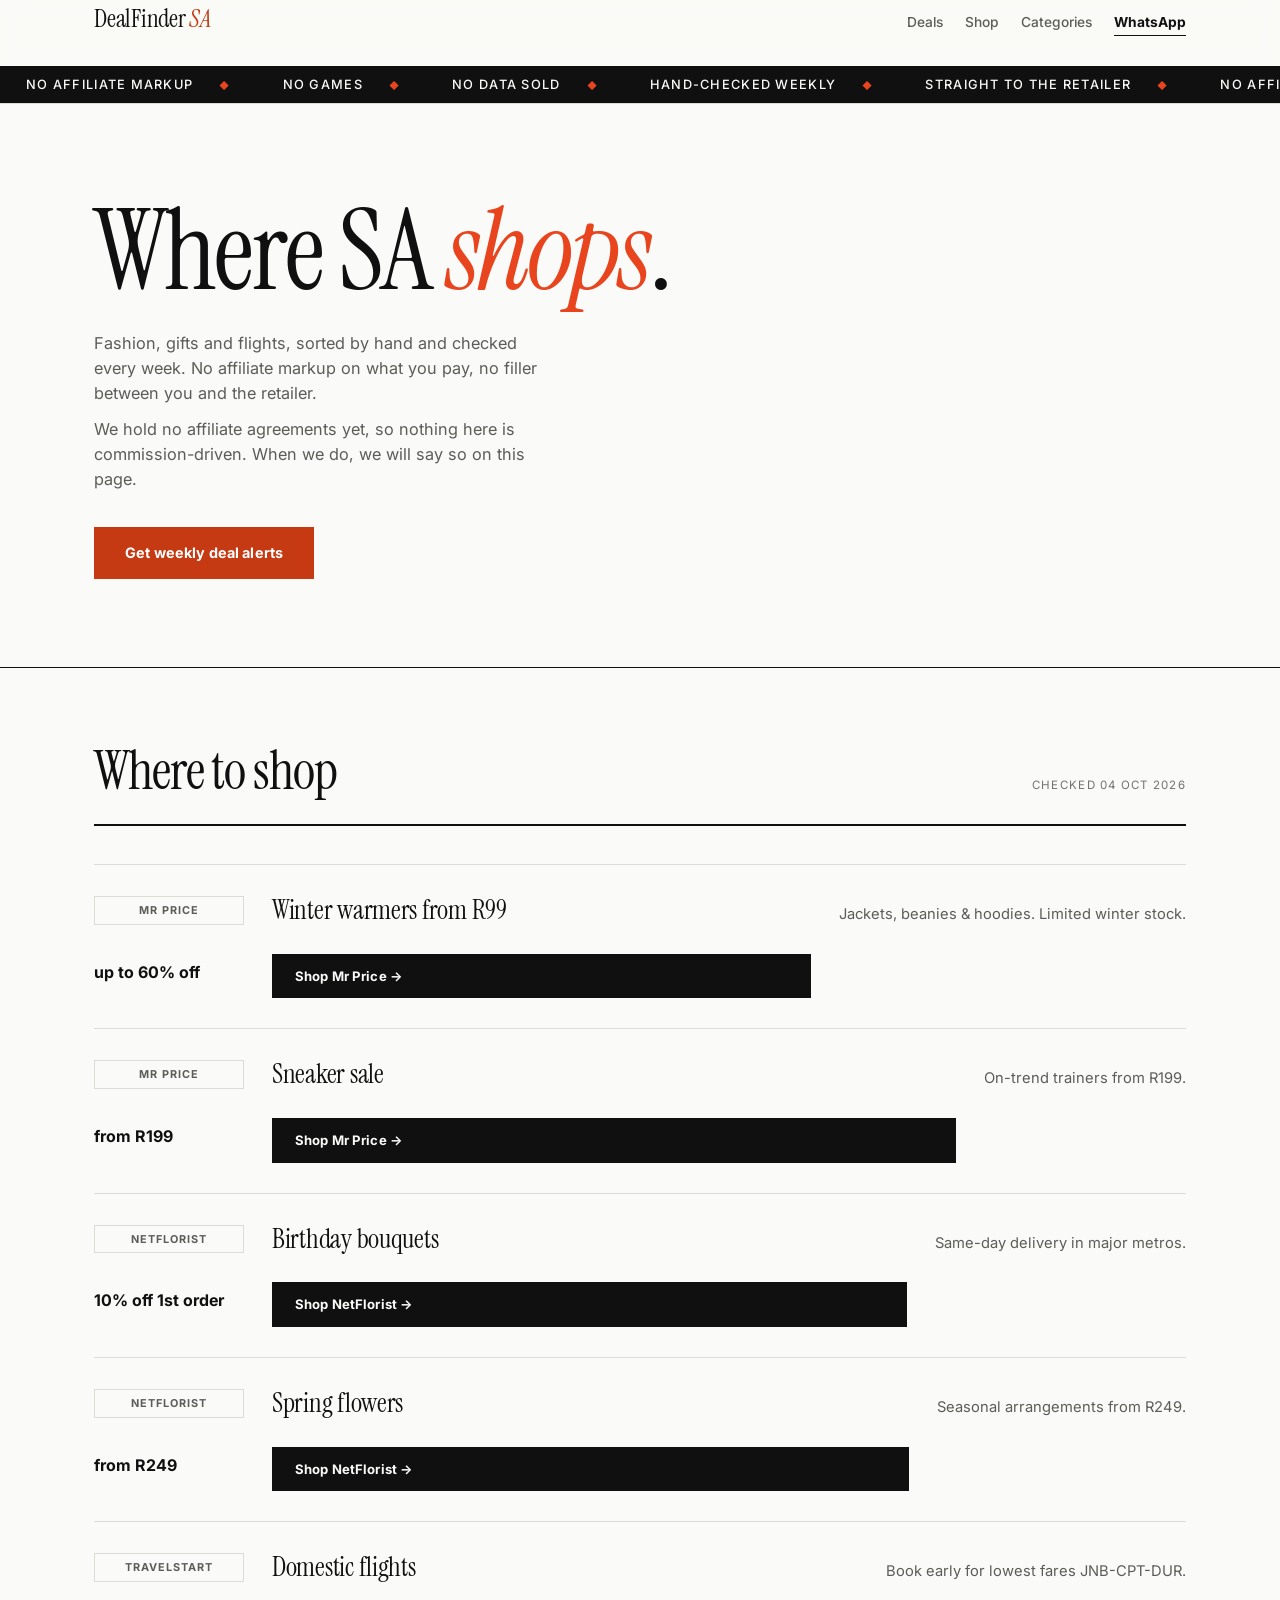
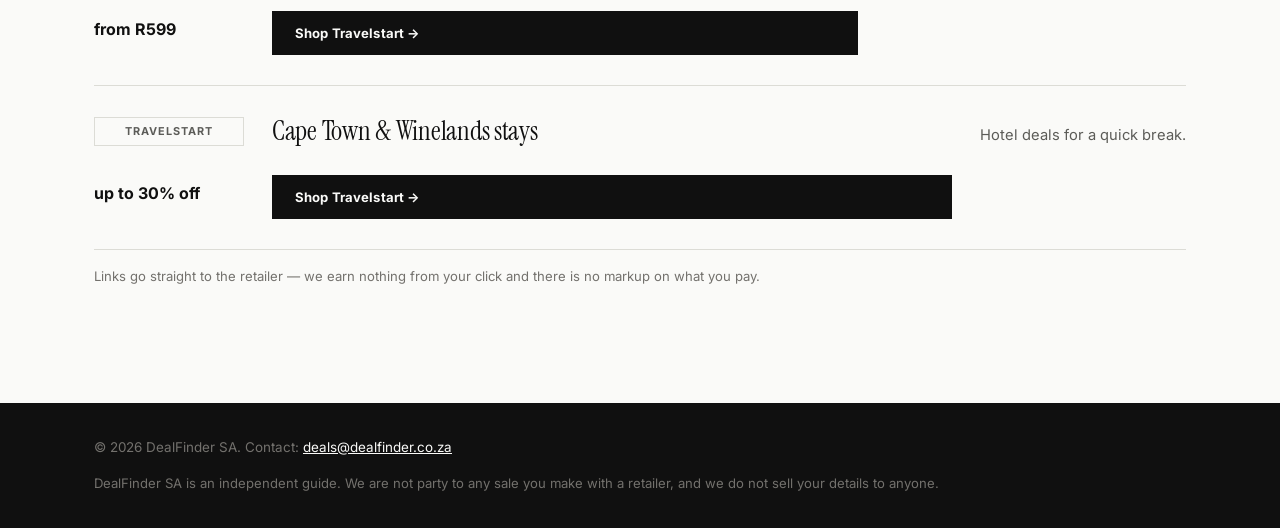
<file: index.html>
<!DOCTYPE html>
<html lang="en-ZA">
<head>
<meta charset="utf-8"><meta name="viewport" content="width=device-width,initial-scale=1">
<title>DealFinder SA — Where South Africa shops</title>
<meta name="description" content="Where South Africa shops for fashion, gifts and travel. Hand-checked, no affiliate markup, straight to the retailer.">
<meta property="og:title" content="DealFinder SA — Where South Africa shops">
<meta property="og:description" content="Where South Africa shops for fashion, gifts and travel. Hand-checked, no affiliate markup, straight to the retailer.">
<link rel="canonical" href="https://thabs1234.github.io/dealfinder-sa/">
<meta property="og:type" content="website">
<link rel="stylesheet" href="assets/css/site.css">
</head>
<body>
<header class="site-header"><div class="wrap nav">
  <a class="brand" href="#top">DealFinder <em>SA</em></a>
  <nav><a href="#deals">Deals</a><a href="shop.html">Shop</a><a href="categories.html">Categories</a><a class="cta" href="https://wa.me/27813124646">WhatsApp</a></nav>
</div></header>
<div class="ticker" aria-hidden="true"><div class="ticker-track"><span>No affiliate markup</span><span>No games</span><span>No data sold</span><span>Hand-checked weekly</span><span>Straight to the retailer</span><span>No affiliate markup</span><span>No games</span><span>No data sold</span><span>Hand-checked weekly</span><span>Straight to the retailer</span></div></div>
<main id="top">
  <section class="hero"><div class="wrap">
    <h1>Where SA <em>shops</em>.</h1>
    <p class="lede">Fashion, gifts and flights, sorted by hand and checked every week. No affiliate markup on what you pay, no filler between you and the retailer.</p>
    <p class="lede">We hold no affiliate agreements yet, so nothing here is commission-driven. When we do, we will say so on this page.</p>
    <a class="btn" href="https://wa.me/27813124646">Get weekly deal alerts</a>
  </div></section>
  <section id="deals" class="section"><div class="wrap">
    <div class="section-head">
      <h2>Where to shop</h2>
      <span class="stamp">Checked 04 Oct 2026</span>
    </div>
    <div class="grid">
        <article class="card">
          <span class="tag">Mr Price</span>
          <h3>Winter warmers from R99</h3>
          <p class="blurb">Jackets, beanies &amp; hoodies. Limited winter stock.</p>
          <p class="disc">up to 60% off</p>
          <a class="btn ghost" href="https://www.mrprice.com/" target="_blank" rel="noopener nofollow">Shop Mr Price &rarr;</a>
        </article>
        <article class="card">
          <span class="tag">Mr Price</span>
          <h3>Sneaker sale</h3>
          <p class="blurb">On-trend trainers from R199.</p>
          <p class="disc">from R199</p>
          <a class="btn ghost" href="https://www.mrprice.com/" target="_blank" rel="noopener nofollow">Shop Mr Price &rarr;</a>
        </article>
        <article class="card">
          <span class="tag">NetFlorist</span>
          <h3>Birthday bouquets</h3>
          <p class="blurb">Same-day delivery in major metros.</p>
          <p class="disc">10% off 1st order</p>
          <a class="btn ghost" href="https://www.netflorist.co.za/" target="_blank" rel="noopener nofollow">Shop NetFlorist &rarr;</a>
        </article>
        <article class="card">
          <span class="tag">NetFlorist</span>
          <h3>Spring flowers</h3>
          <p class="blurb">Seasonal arrangements from R249.</p>
          <p class="disc">from R249</p>
          <a class="btn ghost" href="https://www.netflorist.co.za/" target="_blank" rel="noopener nofollow">Shop NetFlorist &rarr;</a>
        </article>
        <article class="card">
          <span class="tag">Travelstart</span>
          <h3>Domestic flights</h3>
          <p class="blurb">Book early for lowest fares JNB-CPT-DUR.</p>
          <p class="disc">from R599</p>
          <a class="btn ghost" href="https://www.travelstart.co.za/" target="_blank" rel="noopener nofollow">Shop Travelstart &rarr;</a>
        </article>
        <article class="card">
          <span class="tag">Travelstart</span>
          <h3>Cape Town &amp; Winelands stays</h3>
          <p class="blurb">Hotel deals for a quick break.</p>
          <p class="disc">up to 30% off</p>
          <a class="btn ghost" href="https://www.travelstart.co.za/" target="_blank" rel="noopener nofollow">Shop Travelstart &rarr;</a>
        </article></div>
    <p class="fine">Links go straight to the retailer &mdash; we earn nothing from your click and there is no markup on what you pay.</p>
  </div></section>
</main>
<footer class="site-footer"><div class="wrap">
  <p>&copy; 2026 DealFinder SA. Contact: <a href="mailto:deals@dealfinder.co.za">deals@dealfinder.co.za</a></p>
  <p class="fine">DealFinder SA is an independent guide. We are not party to any sale you make with a retailer, and we do not sell your details to anyone.</p>
</div></footer>
</body></html>
</file>
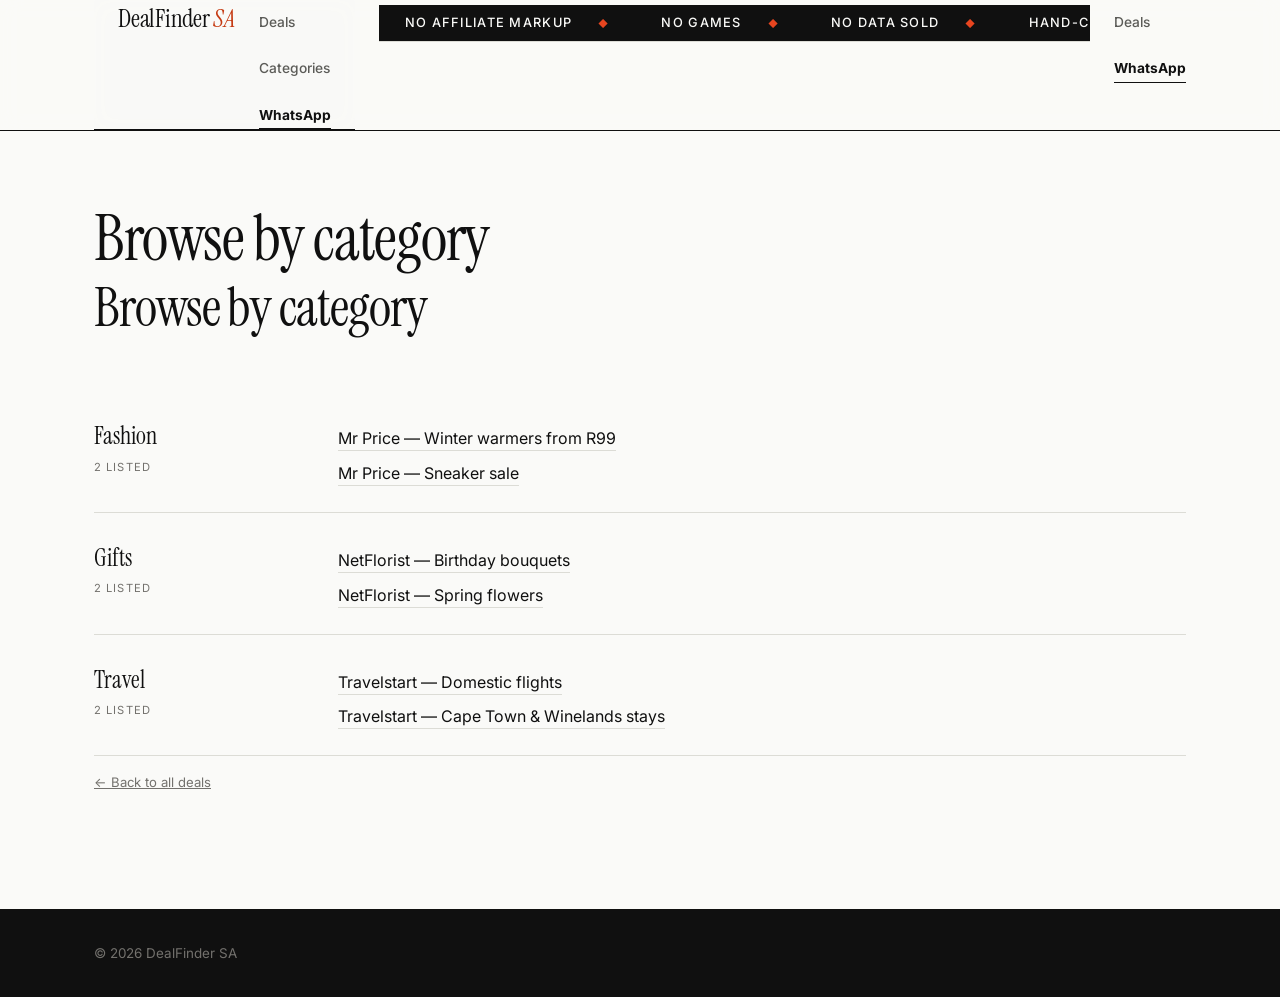
<file: categories.html>
<!DOCTYPE html>
<html lang="en-ZA">
<head>
<meta charset="utf-8"><meta name="viewport" content="width=device-width,initial-scale=1">
<title>DealFinder SA — Categories</title>
<meta name="description" content="Browse DealFinder SA deals by category: Fashion, Gifts and Travel.">
<meta property="og:title" content="DealFinder SA — Where South Africa shops">
<meta property="og:description" content="Browse DealFinder SA deals by category: Fashion, Gifts and Travel.">
<link rel="canonical" href="https://thabs1234.github.io/dealfinder-sa/categories.html">
<meta property="og:type" content="website">
<link rel="stylesheet" href="assets/css/site.css">
</head>
<body>
<header class="site-header"><div class="wrap nav">
  <header class="site-header"><div class="wrap nav">
  <a class="brand" href="index.html">DealFinder <em>SA</em></a>
  <nav><a href="index.html#deals">Deals</a><a href="categories.html">Categories</a><a class="cta" href="https://wa.me/27813124646">WhatsApp</a></nav>
</div></header>
<div class="ticker" aria-hidden="true"><div class="ticker-track"><span>No affiliate markup</span><span>No games</span><span>No data sold</span><span>Hand-checked weekly</span><span>Straight to the retailer</span><span>No affiliate markup</span><span>No games</span><span>No data sold</span><span>Hand-checked weekly</span><span>Straight to the retailer</span></div></div>
  <nav><a href="index.html#deals">Deals</a><a class="cta" href="https://wa.me/27813124646">WhatsApp</a></nav>
</div></header>
<main><section class="section"><div class="wrap">
  <h1 class="page-h1">Browse by category</h1>
  <h2>Browse by category</h2>
  <div class="cats">
    <div class="cat">
      <h3>Fashion <span class="count">2 listed</span></h3>
      <ul>      <li><a href="index.html#deals">Mr Price — Winter warmers from R99</a></li>
      <li><a href="index.html#deals">Mr Price — Sneaker sale</a></li></ul>
    </div>
    <div class="cat">
      <h3>Gifts <span class="count">2 listed</span></h3>
      <ul>      <li><a href="index.html#deals">NetFlorist — Birthday bouquets</a></li>
      <li><a href="index.html#deals">NetFlorist — Spring flowers</a></li></ul>
    </div>
    <div class="cat">
      <h3>Travel <span class="count">2 listed</span></h3>
      <ul>      <li><a href="index.html#deals">Travelstart — Domestic flights</a></li>
      <li><a href="index.html#deals">Travelstart — Cape Town &amp; Winelands stays</a></li></ul>
    </div></div>
  <p class="fine"><a href="index.html">&larr; Back to all deals</a></p>
</div></section></main>
<footer class="site-footer"><div class="wrap"><p>&copy; 2026 DealFinder SA</p></div></footer>
</body></html>
</file>
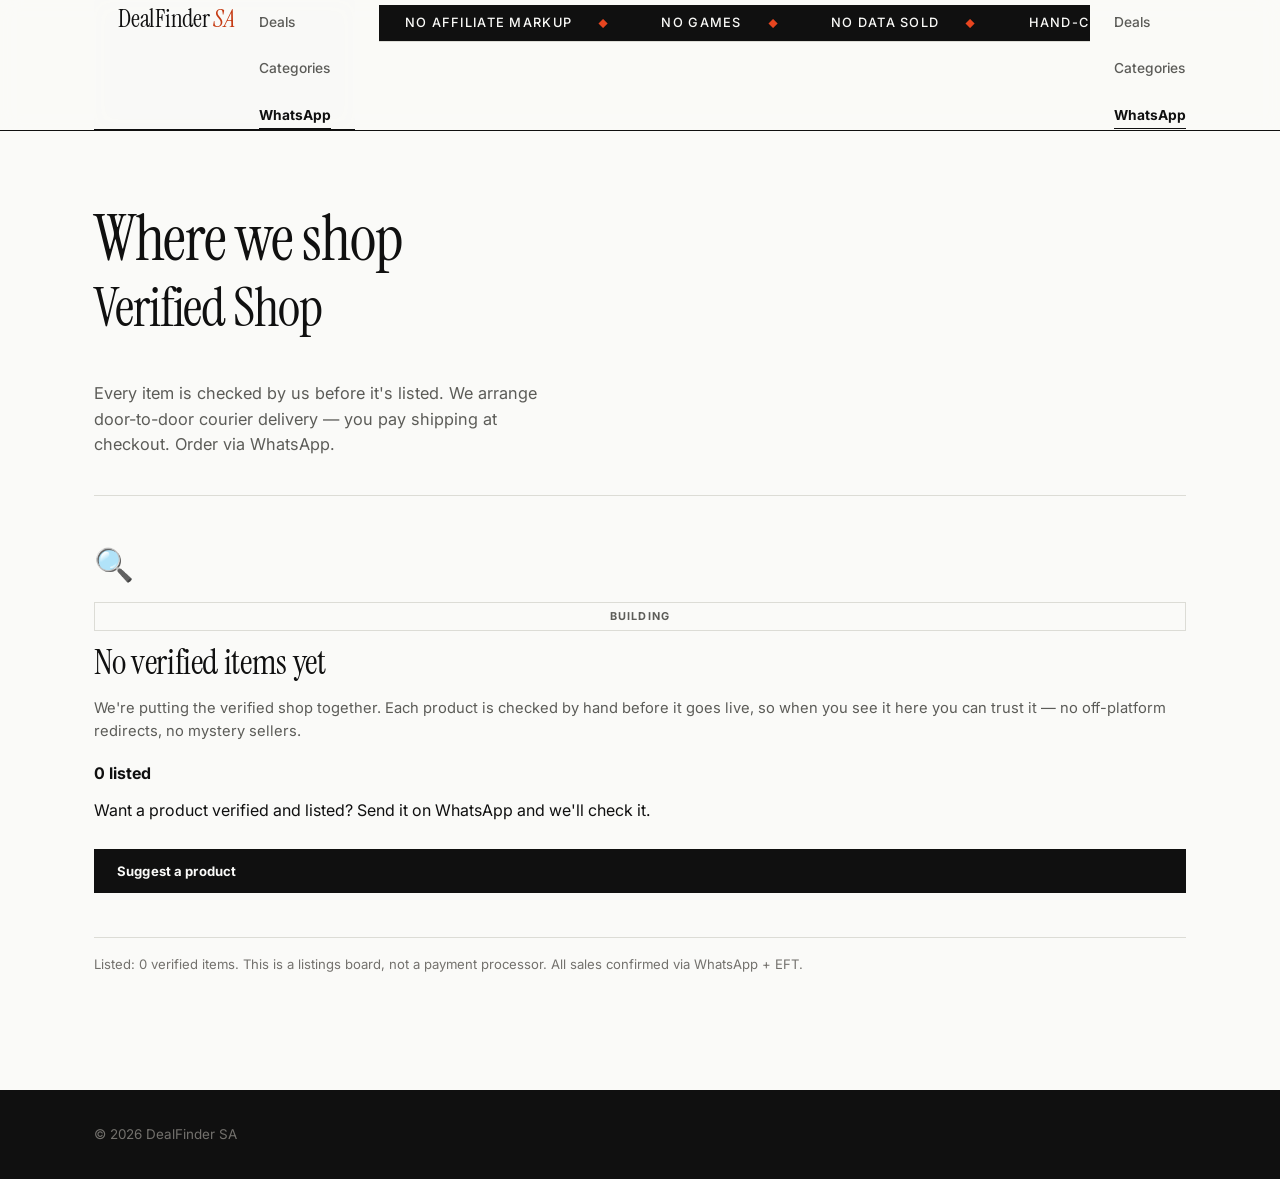
<file: shop.html>
<!DOCTYPE html>
<html lang="en-ZA">
<head>
<meta charset="utf-8"><meta name="viewport" content="width=device-width,initial-scale=1">
<title>DealFinder SA — Verified Shop</title>
<meta name="description" content="Retailers we have checked end to end before listing on DealFinder SA.">
<meta property="og:title" content="DealFinder SA — Where South Africa shops">
<meta property="og:description" content="Retailers we have checked end to end before listing on DealFinder SA.">
<link rel="canonical" href="https://thabs1234.github.io/dealfinder-sa/shop.html">
<meta property="og:type" content="website">
<link rel="stylesheet" href="assets/css/site.css">
</head>
<body>
<header class="site-header"><div class="wrap nav">
  <header class="site-header"><div class="wrap nav">
  <a class="brand" href="index.html">DealFinder <em>SA</em></a>
  <nav><a href="index.html#deals">Deals</a><a href="categories.html">Categories</a><a class="cta" href="https://wa.me/27813124646">WhatsApp</a></nav>
</div></header>
<div class="ticker" aria-hidden="true"><div class="ticker-track"><span>No affiliate markup</span><span>No games</span><span>No data sold</span><span>Hand-checked weekly</span><span>Straight to the retailer</span><span>No affiliate markup</span><span>No games</span><span>No data sold</span><span>Hand-checked weekly</span><span>Straight to the retailer</span></div></div>
  <nav><a href="index.html#deals">Deals</a><a href="categories.html">Categories</a><a class="cta" href="https://wa.me/27813124646">WhatsApp</a></nav>
</div></header>
<main><section class="section"><div class="wrap">
  <h1 class="page-h1">Where we shop</h1>
  <h2>Verified Shop</h2>
  <p class="lede">Every item is checked by us before it's listed. We arrange door-to-door courier delivery — you pay shipping at checkout. Order via WhatsApp.</p>
  <div class="grid">
    <article class="card shop notice">
      <div class="frame">&#128269;</div>
      <span class="tag info">Building</span>
      <h3>No verified items yet</h3>
      <p class="blurb">We're putting the verified shop together. Each product is checked by hand before it goes live, so when you see it here you can trust it — no off-platform redirects, no mystery sellers.</p>
      <p class="disc">0 listed</p>
      <p class="exp">Want a product verified and listed? Send it on WhatsApp and we'll check it.</p>
      <a class="btn" href="https://wa.me/27813124646?text=Hi%20DealFinder%20SA%20—%20I%20have%20a%20product%20I'd%20like%20you%20to%20verify%20and%20list.">Suggest a product</a>
    </article>
  </div>
  <p class="fine">Listed: 0 verified items. This is a listings board, not a payment processor. All sales confirmed via WhatsApp + EFT.</p>
</div></section></main>
<footer class="site-footer"><div class="wrap"><p>&copy; 2026 DealFinder SA</p></div></footer>
</body></html>
</file>
<file: assets/css/site.css>
/* DealFinder SA — editorial redesign.
   Direction: broadsheet insert. Cool paper, ink-black rules, one vermilion signal
   colour. Type does the work instead of cards and shadows. */
@import url("https://fonts.googleapis.com/css2?family=Instrument+Serif:ital@0;1&family=Inter:wght@400;500;700&display=swap");

:root{
  --paper:#fafaf8;
  --ink:#101010;
  --ink-60:#5c5c58;
  --ink-30:#73716d;
  --rule:#dcdcd6;
  /* --signal is display-only (large type, rules). --signal-solid carries white
     text and is what buttons use; #e8451f as a button bg is 3.96:1 = AA fail. */
  --signal:#e8451f;
  --signal-solid:#c53a12;
  --maxw:1140px;
  --font:"Inter",-apple-system,BlinkMacSystemFont,"Segoe UI",Roboto,Arial,sans-serif;
  --display:"Instrument Serif",Georgia,"Times New Roman",serif;
}
*{box-sizing:border-box;margin:0;padding:0}
body{font-family:var(--font);color:var(--ink);background:var(--paper);line-height:1.55;
     -webkit-font-smoothing:antialiased;text-rendering:optimizeLegibility}
.wrap{max-width:var(--maxw);margin:0 auto;padding:0 24px}
a{color:inherit}

:focus-visible{outline:2px solid var(--signal-solid);outline-offset:3px;border-radius:2px}

/* ---------- masthead ---------- */
.site-header{position:sticky;top:0;z-index:20;background:rgba(250,250,248,.88);
  backdrop-filter:saturate(1.4) blur(10px);border-bottom:1px solid var(--ink)}
.nav{display:flex;align-items:baseline;justify-content:space-between;gap:24px;min-height:66px}
.brand{font-family:var(--display);font-size:1.55rem;letter-spacing:-.01em;text-decoration:none;
  color:var(--ink);white-space:nowrap}
.brand em{font-style:italic;color:var(--signal-solid)}
.nav nav{display:flex;align-items:baseline;gap:22px;flex-wrap:wrap}
.nav nav a{font-size:.86rem;font-weight:500;text-decoration:none;color:var(--ink-60);
  padding-bottom:2px;border-bottom:1px solid transparent}
.nav nav a:hover{color:var(--ink);border-bottom-color:var(--signal-solid)}
.nav nav .cta{color:var(--ink);border-bottom-color:var(--ink);font-weight:700}
.nav nav .cta:hover{color:var(--signal-solid);border-bottom-color:var(--signal-solid)}

/* ---------- ticker: the one moving thing on the page ---------- */
.ticker{border-bottom:1px solid var(--rule);background:var(--ink);color:var(--paper);
  overflow:hidden;white-space:nowrap}
.ticker-track{display:inline-block;padding:8px 0;font-size:.8rem;font-weight:500;letter-spacing:.1em;
  text-transform:uppercase;animation:slide 34s linear infinite}
.ticker-track span{padding:0 26px}
.ticker-track span::after{content:"◆";color:var(--signal);padding-left:26px;font-size:.6rem}
@keyframes slide{from{transform:translateX(0)}to{transform:translateX(-50%)}}
@media (prefers-reduced-motion:reduce){.ticker-track{animation:none}}

/* ---------- hero ---------- */
.hero{padding:96px 0 88px;border-bottom:1px solid var(--ink)}
.hero h1{font-family:var(--display);font-weight:400;font-size:clamp(2.9rem,9.5vw,7rem);
  line-height:.92;letter-spacing:-.025em;max-width:14ch}
.hero h1 em{font-style:italic;color:var(--signal)}
.lede{margin:28px 0 0;max-width:46ch;font-size:1.02rem;color:var(--ink-60)}
.lede + .lede{margin-top:10px}
.btn{display:inline-block;margin-top:34px;background:var(--signal-solid);color:#fff;
  font-weight:700;font-size:.9rem;letter-spacing:.01em;padding:14px 30px;text-decoration:none;
  border:1px solid var(--signal-solid);transition:background .18s,color .18s}
.btn:hover{background:transparent;color:var(--signal-solid)}
.btn.ghost{background:transparent;color:var(--ink);border-color:var(--ink)}
.btn.ghost:hover{background:var(--ink);color:var(--paper)}

.page-h1{font-family:var(--display);font-weight:400;font-size:clamp(2.4rem,6vw,4rem);
  line-height:1;letter-spacing:-.02em;margin-bottom:10px}
.page-h1 + .section-head{border-bottom-width:1px}

/* ---------- section head ---------- */
.section{padding:76px 0}
.section h2{font-family:var(--display);font-weight:400;font-size:clamp(2rem,5vw,3.4rem);
  line-height:1;letter-spacing:-.02em;padding-bottom:18px;margin-bottom:8px}
.section-head{display:flex;align-items:baseline;justify-content:space-between;gap:20px;
  flex-wrap:wrap;border-bottom:2px solid var(--ink)}
.section-head .stamp{font-size:.72rem;letter-spacing:.11em;text-transform:uppercase;color:var(--ink-30);
  padding-bottom:20px}

/* ---------- deal list: rows, not cards ---------- */
.grid{display:grid;gap:0;margin-top:38px}
.card{display:grid;grid-template-columns:150px 1fr auto;align-items:baseline;gap:28px;
  padding:30px 0;border-bottom:1px solid var(--rule);transition:background .15s}
.card:first-child{border-top:1px solid var(--rule)}
.card:hover{background:#fff}
.card:hover h3{color:var(--signal-solid)}
.tag{align-self:center;font-size:.68rem;font-weight:700;letter-spacing:.1em;
  text-transform:uppercase;color:var(--ink-60);border:1px solid var(--rule);padding:5px 0;
  text-align:center}
.card h3{font-family:var(--display);font-weight:400;font-size:1.7rem;line-height:1.1;
  letter-spacing:-.01em;transition:color .15s}
.blurb{color:var(--ink-60);font-size:.92rem;margin-top:4px}
.disc{font-weight:700;margin-top:6px}
.card .btn{margin-top:0;align-self:center;white-space:nowrap;padding:11px 22px;font-size:.82rem;
  background:var(--ink);color:var(--paper);border-color:var(--ink)}
.card .btn:hover{background:var(--signal-solid);color:#fff;border-color:var(--signal-solid)}

/* ---------- shop notice ---------- */
.card.shop{grid-template-columns:1fr;gap:12px;text-align:left;padding:44px 0}
.card.shop .frame{font-size:2rem}
.card.shop .tag.info{align-self:start;padding:5px 12px}
.card.shop h3{font-size:2.2rem}
.card.shop .btn{margin-top:14px}

/* ---------- categories ---------- */
.cats{margin-top:38px;display:grid;gap:0}
.cat{padding:26px 0;border-bottom:1px solid var(--rule);display:grid;
  grid-template-columns:220px 1fr;gap:24px;align-items:baseline}
.cat h3{font-family:var(--display);font-weight:400;font-size:1.5rem}
.cat .count{display:block;font-family:var(--font);font-size:.7rem;letter-spacing:.1em;
  text-transform:uppercase;color:var(--ink-30);margin-top:4px}
.cat ul{list-style:none;display:grid;gap:10px}
.cat a{text-decoration:none;color:var(--ink);border-bottom:1px solid var(--rule);
  padding-bottom:2px;transition:border-color .15s,color .15s}
.cat a:hover{color:var(--signal-solid);border-bottom-color:var(--signal-solid)}

/* ---------- footer ---------- */
.fine{font-size:.82rem;color:var(--ink-30);margin-top:16px}
.site-footer{background:var(--ink);color:var(--ink-30);padding:34px 0;font-size:.84rem;
  margin-top:40px}
.site-footer a{color:var(--paper)}

@media (max-width:760px){
  .card{grid-template-columns:1fr;gap:12px}
  .cat{grid-template-columns:1fr}
  .hero{padding:64px 0 60px}
}
/* ---------- self-check ----------
   Design tokens must stay WCAG-legible; run with python check_deal_contrast.py
   --ink-30 was 2.29:1 on paper and --signal was 3.96:1 under white text before
   the split into --signal (display) / --signal-solid (buttons). */
</file>
